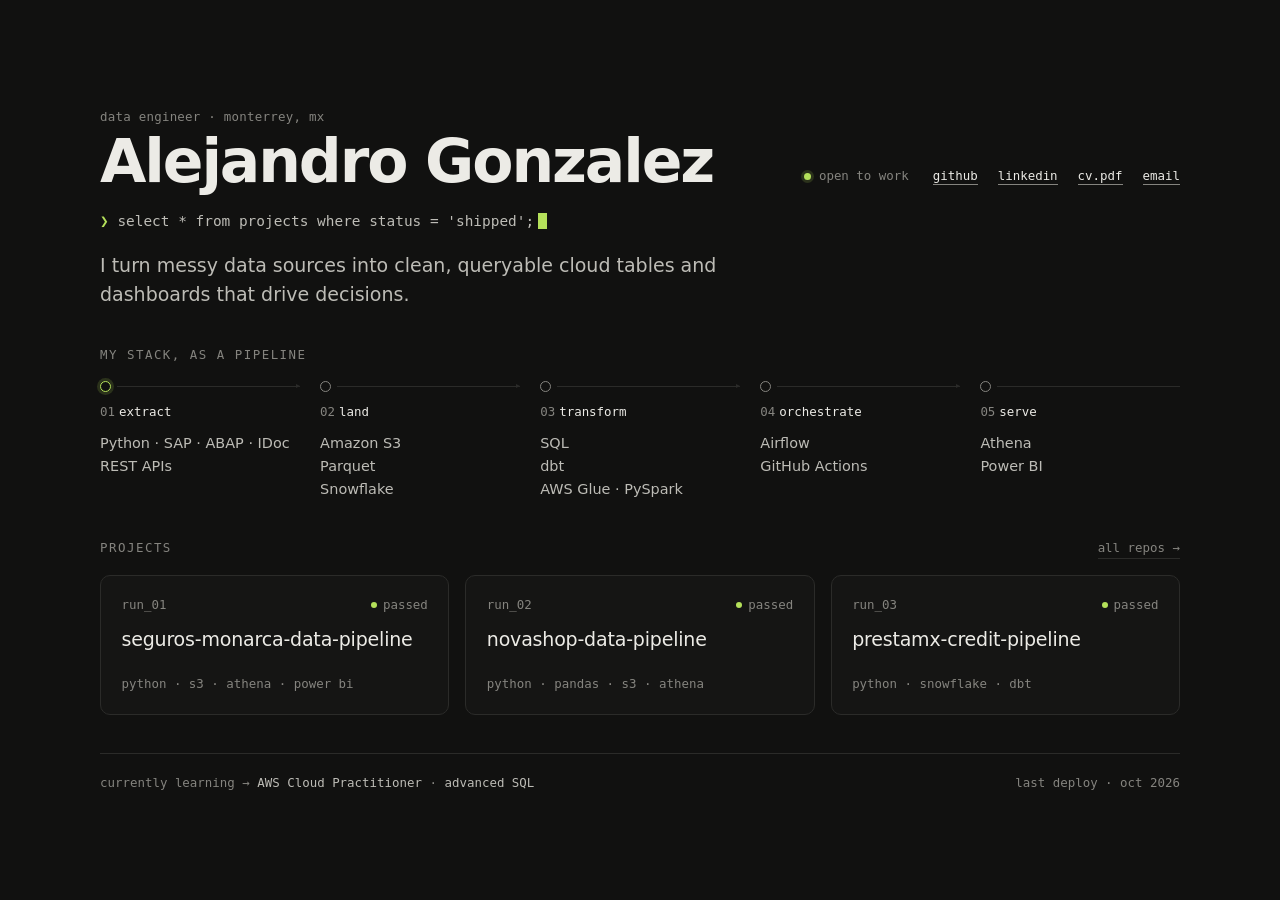
<file: index.html>
<!doctype html>
<html lang="en">
<head>
  <meta charset="utf-8">
  <meta name="viewport" content="width=device-width, initial-scale=1, viewport-fit=cover">
  <meta http-equiv="Content-Security-Policy" content="default-src 'none'; script-src 'self'; style-src 'self' https://fonts.googleapis.com; font-src https://fonts.gstatic.com; img-src 'self' data:; connect-src 'self' https://api.github.com; manifest-src 'self'; base-uri 'none'; form-action 'none'; object-src 'none'; upgrade-insecure-requests">
  <meta name="referrer" content="strict-origin-when-cross-origin">
  <title>Alejandro Gonzalez · Data Engineer</title>
  <meta name="description" content="Data engineer in Monterrey, MX. Pipelines from SAP and messy sources into clean, queryable tables on AWS.">
  <meta name="theme-color" content="#111110">
  <link rel="icon" href="data:image/svg+xml,%3Csvg xmlns='http://www.w3.org/2000/svg' viewBox='0 0 32 32'%3E%3Crect width='32' height='32' rx='6' fill='%23111110'/%3E%3Ctext x='6' y='22' font-family='monospace' font-size='16' fill='%23b4e05a'%3E%E2%9D%AF_%3C/text%3E%3C/svg%3E">
  <link rel="preconnect" href="https://fonts.googleapis.com">
  <link rel="preconnect" href="https://fonts.gstatic.com" crossorigin>
  <link rel="stylesheet" href="https://fonts.googleapis.com/css2?family=Geist:wght@400;500;600&family=Geist+Mono:wght@400;500&display=swap">
  <link rel="stylesheet" href="css/site.css">
</head>
<body>
  <main class="page" id="app" aria-busy="true">
    <header class="hero">
      <div class="hero__top">
        <div>
          <p class="eyebrow mono" id="eyebrow"></p>
          <h1 class="name" id="name"></h1>
        </div>
        <nav class="links mono" aria-label="Contact">
          <span class="status" id="status"></span>
          <ul id="links"></ul>
        </nav>
      </div>
      <p class="prompt mono"><span class="prompt__caret" aria-hidden="true">❯</span> <span id="prompt"></span><span class="cursor" aria-hidden="true"></span></p>
      <p class="tagline" id="tagline"></p>
    </header>

    <section class="stack" aria-labelledby="stack-title">
      <h2 class="section-title mono" id="stack-title"></h2>
      <ol class="pipeline" id="pipeline"></ol>
    </section>

    <section class="projects" aria-labelledby="projects-title">
      <div class="projects__head">
        <h2 class="section-title mono" id="projects-title"></h2>
        <a class="more mono" id="all-repos" target="_blank" rel="noopener noreferrer"></a>
      </div>
      <ul class="cards" id="cards"></ul>
    </section>

    <footer class="foot mono">
      <p id="learning"></p>
      <p id="deploy"></p>
    </footer>
  </main>
  <noscript><p class="noscript">This portfolio needs JavaScript to load projects from GitHub.</p></noscript>
  <script src="js/site.js" type="module"></script>
</body>
</html>
</file>
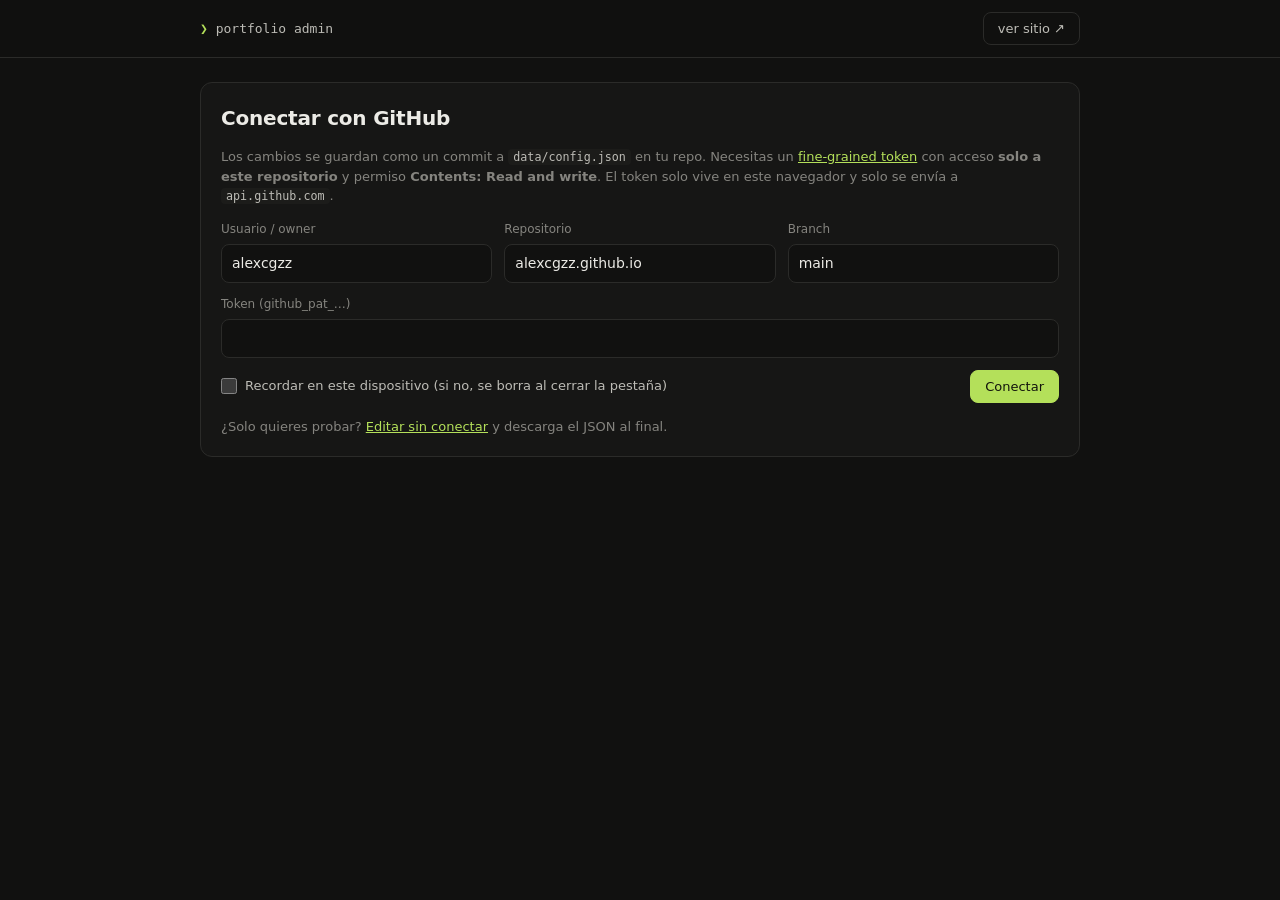
<file: admin/index.html>
<!doctype html>
<html lang="es">
<head>
  <meta charset="utf-8">
  <meta name="viewport" content="width=device-width, initial-scale=1">
  <meta http-equiv="Content-Security-Policy" content="default-src 'none'; script-src 'self'; style-src 'self' https://fonts.googleapis.com; font-src https://fonts.gstatic.com; img-src 'self' data:; connect-src 'self' https://api.github.com; base-uri 'none'; form-action 'none'; object-src 'none'; upgrade-insecure-requests">
  <meta name="referrer" content="no-referrer">
  <meta name="robots" content="noindex, nofollow">
  <title>Portfolio Admin</title>
  <link rel="icon" href="data:image/svg+xml,%3Csvg xmlns='http://www.w3.org/2000/svg' viewBox='0 0 32 32'%3E%3Crect width='32' height='32' rx='6' fill='%23111110'/%3E%3Ctext x='6' y='22' font-family='monospace' font-size='16' fill='%23b4e05a'%3E%E2%9A%99%3C/text%3E%3C/svg%3E">
  <link rel="preconnect" href="https://fonts.googleapis.com">
  <link rel="preconnect" href="https://fonts.gstatic.com" crossorigin>
  <link rel="stylesheet" href="https://fonts.googleapis.com/css2?family=Geist:wght@400;500;600&family=Geist+Mono:wght@400;500&display=swap">
  <link rel="stylesheet" href="admin.css">
</head>
<body>
  <header class="bar">
    <div class="bar__inner">
      <p class="brand mono"><span class="accent">❯</span> portfolio admin</p>
      <div class="bar__actions">
        <a class="btn btn--ghost" href="../" target="_blank" rel="noopener">ver sitio ↗</a>
        <button class="btn btn--ghost" id="logout" hidden>cerrar sesión</button>
      </div>
    </div>
  </header>

  <main class="wrap">
    <!-- Connection -->
    <section class="panel" id="connect-panel">
      <h1>Conectar con GitHub</h1>
      <p class="hint">
        Los cambios se guardan como un commit a <code>data/config.json</code> en tu repo. Necesitas un
        <a href="https://github.com/settings/personal-access-tokens/new" target="_blank" rel="noopener noreferrer">fine-grained token</a>
        con acceso <strong>solo a este repositorio</strong> y permiso <strong>Contents: Read and write</strong>.
        El token solo vive en este navegador y solo se envía a <code>api.github.com</code>.
      </p>
      <form id="connect-form" class="grid grid--3" autocomplete="off">
        <label>Usuario / owner<input name="owner" required pattern="[A-Za-z0-9][A-Za-z0-9\-]{0,38}" spellcheck="false"></label>
        <label>Repositorio<input name="repo" required pattern="[A-Za-z0-9._\-]{1,100}" spellcheck="false"></label>
        <label>Branch<input name="branch" required value="main" spellcheck="false"></label>
        <label class="span-3">Token (github_pat_…)<input name="token" type="password" required autocomplete="off" spellcheck="false"></label>
        <label class="check span-2"><input type="checkbox" name="remember"> Recordar en este dispositivo (si no, se borra al cerrar la pestaña)</label>
        <div class="row-end"><button class="btn btn--primary" type="submit">Conectar</button></div>
      </form>
      <p class="hint">¿Solo quieres probar? <button class="link" id="offline">Editar sin conectar</button> y descarga el JSON al final.</p>
    </section>

    <!-- Editor -->
    <form id="editor" hidden autocomplete="off">
      <section class="panel">
        <div class="panel__head">
          <h2>Estatus</h2>
        </div>
        <div class="grid grid--3">
          <label class="check toggle span-3">
            <input type="checkbox" data-bind="openToWork">
            <span>Estoy buscando trabajo <em class="hint">(muestra el punto verde)</em></span>
          </label>
          <label>Texto si busco trabajo<input data-bind="openToWorkText"></label>
          <label>Texto si NO busco<input data-bind="notOpenToWorkText" placeholder="vacío = ocultar"></label>
        </div>
      </section>

      <section class="panel">
        <div class="panel__head"><h2>Perfil</h2></div>
        <div class="grid grid--3">
          <label>Nombre<input data-bind="name" required maxlength="80"></label>
          <label>Rol<input data-bind="role" maxlength="60"></label>
          <label>Ubicación<input data-bind="location" maxlength="60"></label>
          <label class="span-3">Línea de terminal<input data-bind="prompt" class="mono" maxlength="120"></label>
          <label class="span-3">Descripción<textarea data-bind="tagline" rows="2" maxlength="280"></textarea></label>
          <label>Usuario de GitHub (para proyectos)<input data-bind="githubUser" required spellcheck="false"></label>
        </div>
      </section>

      <section class="panel">
        <div class="panel__head">
          <h2>Links</h2>
          <button type="button" class="btn btn--ghost" id="add-link">+ link</button>
        </div>
        <p class="hint">Se permiten <code>https://…</code>, <code>mailto:…</code> o rutas del sitio como <code>assets/cv.pdf</code>.</p>
        <ul class="rows" id="links"></ul>
      </section>

      <section class="panel">
        <div class="panel__head">
          <h2>Proyectos</h2>
          <button type="button" class="btn btn--ghost" id="reload-repos">↻ recargar repos</button>
        </div>
        <p class="hint">En pantalla caben 3 de forma natural; si agregas más se vuelven un carrusel horizontal. Los campos vacíos usan los datos del repo en GitHub.</p>
        <div class="grid grid--3">
          <label>Título de la sección<input data-bind="projectsTitle"></label>
          <label>Texto "todos los repos"<input data-bind="allReposText"></label>
        </div>
        <h3>Mostrados</h3>
        <ol class="rows" id="shown"></ol>
        <h3>Disponibles en GitHub</h3>
        <div class="filter">
          <input type="search" id="repo-search" placeholder="buscar repo…" aria-label="Buscar repo">
          <label class="check"><input type="checkbox" id="show-forks"> incluir forks</label>
        </div>
        <ul class="repo-list" id="available"></ul>
      </section>

      <section class="panel">
        <div class="panel__head">
          <h2>Stack (pipeline)</h2>
          <button type="button" class="btn btn--ghost" id="add-stage">+ etapa</button>
        </div>
        <div class="grid grid--3">
          <label>Título de la sección<input data-bind="stackTitle"></label>
        </div>
        <p class="hint">Una herramienta (o grupo) por línea. Recomendado: 5 etapas.</p>
        <ol class="stages" id="stages"></ol>
      </section>

      <section class="panel">
        <div class="panel__head"><h2>Pie de página</h2></div>
        <div class="grid grid--3">
          <label>Etiqueta<input data-bind="learningLabel"></label>
          <label class="span-2">Aprendiendo (uno por línea)<textarea id="learning" rows="2"></textarea></label>
          <label>Etiqueta de fecha<input data-bind="lastDeployLabel"></label>
        </div>
      </section>

      <div class="savebar">
        <p class="savebar__msg" id="msg" role="status" aria-live="polite"></p>
        <button type="button" class="btn btn--ghost" id="download">descargar JSON</button>
        <button type="submit" class="btn btn--primary" id="save">Guardar y publicar</button>
      </div>
    </form>
  </main>

  <template id="tpl-link">
    <li class="row row--link">
      <input data-k="label" placeholder="label" aria-label="Texto" maxlength="30">
      <input data-k="url" placeholder="https://…" aria-label="URL" spellcheck="false">
      <button type="button" class="icon" data-act="up" aria-label="Subir">↑</button>
      <button type="button" class="icon" data-act="down" aria-label="Bajar">↓</button>
      <button type="button" class="icon icon--danger" data-act="remove" aria-label="Eliminar">✕</button>
    </li>
  </template>

  <template id="tpl-project">
    <li class="row row--project">
      <div class="row__head">
        <span class="mono repo-name"></span>
        <select data-k="status" aria-label="Estatus">
          <option value="passed">● passed</option>
          <option value="running">○ running</option>
          <option value="failed">● failed</option>
        </select>
        <button type="button" class="icon" data-act="up" aria-label="Subir">↑</button>
        <button type="button" class="icon" data-act="down" aria-label="Bajar">↓</button>
        <button type="button" class="icon icon--danger" data-act="remove" aria-label="Quitar del portafolio">✕</button>
      </div>
      <div class="grid grid--3">
        <label>Título<input data-k="title" maxlength="60"></label>
        <label class="span-2">Tags (separados por coma)<input data-k="tags" maxlength="120"></label>
        <label class="span-3">Descripción<textarea data-k="description" rows="2" maxlength="200"></textarea></label>
      </div>
    </li>
  </template>

  <template id="tpl-stage">
    <li class="stage">
      <div class="row__head">
        <span class="mono stage-num"></span>
        <input data-k="stage" aria-label="Nombre de la etapa" maxlength="20">
        <button type="button" class="icon" data-act="up" aria-label="Subir">↑</button>
        <button type="button" class="icon" data-act="down" aria-label="Bajar">↓</button>
        <button type="button" class="icon icon--danger" data-act="remove" aria-label="Eliminar">✕</button>
      </div>
      <textarea data-k="items" rows="3" aria-label="Herramientas"></textarea>
    </li>
  </template>

  <script src="admin.js" type="module"></script>
</body>
</html>
</file>
<file: css/site.css>
:root {
  --bg: #111110;
  --surface: #151514;
  --line: #2b2b29;
  --line-soft: #222220;
  --text: #ecebe6;
  --text-2: #bdbcb6;
  --muted: #85847f;
  --accent: #b4e05a;
  --accent-dim: rgba(180, 224, 90, 0.16);

  --sans: "Geist", ui-sans-serif, system-ui, -apple-system, "Segoe UI", Roboto, sans-serif;
  --mono: "Geist Mono", ui-monospace, "SFMono-Regular", Menlo, Consolas, monospace;

  /* Everything scales with the viewport so the page fits in one screen. */
  --gutter: clamp(16px, 5vw, 64px);
  --block: clamp(14px, 4.2vh, 56px);
  --fs-xs: clamp(11px, 0.55vw + 0.6vh, 13px);
  --fs-sm: clamp(13px, 0.6vw + 0.75vh, 15px);
  --fs-md: clamp(15px, 0.8vw + 1vh, 19px);
  --fs-name: clamp(34px, 3.4vw + 2.4vh, 60px);
}

*, *::before, *::after { box-sizing: border-box; }

html { -webkit-text-size-adjust: 100%; text-size-adjust: 100%; }

body {
  margin: 0;
  background: var(--bg);
  color: var(--text);
  font-family: var(--sans);
  font-size: var(--fs-sm);
  line-height: 1.5;
  -webkit-font-smoothing: antialiased;
}

h1, h2, h3, p, ol, ul { margin: 0; padding: 0; }
ol, ul { list-style: none; }
a { color: inherit; }

.mono { font-family: var(--mono); }

::selection { background: var(--accent); color: var(--bg); }

:focus-visible { outline: 2px solid var(--accent); outline-offset: 3px; border-radius: 3px; }

/* ---------- page frame ---------- */

.page {
  width: min(1080px, 100% - 2 * var(--gutter));
  min-height: 100vh;
  min-height: 100dvh;
  margin-inline: auto;
  padding-block: max(var(--block), env(safe-area-inset-top)) max(var(--block), env(safe-area-inset-bottom));
  display: flex;
  flex-direction: column;
  justify-content: center;
  gap: var(--block);
  transition: opacity .35s ease;
}
.page[aria-busy="true"] { opacity: 0; }

/* ---------- hero ---------- */

.hero__top {
  display: flex;
  justify-content: space-between;
  align-items: flex-end;
  gap: 16px 32px;
  flex-wrap: wrap;
}

.eyebrow { color: var(--muted); font-size: var(--fs-xs); letter-spacing: .02em; }

.name {
  font-size: var(--fs-name);
  font-weight: 600;
  letter-spacing: -0.035em;
  line-height: 1.05;
  margin-top: 4px;
}

.links {
  display: flex;
  align-items: center;
  flex-wrap: wrap;
  gap: 8px 24px;
  font-size: var(--fs-xs);
  padding-bottom: 8px;
}
.links ul { display: flex; flex-wrap: wrap; gap: 8px 20px; }
.links a {
  text-decoration: none;
  border-bottom: 1px solid var(--muted);
  padding-bottom: 1px;
  transition: color .15s, border-color .15s;
}
.links a:hover { color: var(--accent); border-color: var(--accent); }

.status { display: inline-flex; align-items: center; gap: 8px; color: var(--muted); }
.status::before {
  content: "";
  width: 7px; height: 7px;
  border-radius: 50%;
  background: var(--muted);
}
.status.is-open::before {
  background: var(--accent);
  box-shadow: 0 0 0 3px var(--accent-dim);
  animation: pulse 2.4s ease-in-out infinite;
}

.prompt {
  margin-top: clamp(8px, 2vh, 20px);
  color: var(--text-2);
  font-size: var(--fs-sm);
  overflow-wrap: anywhere;
}
.prompt__caret { color: var(--accent); }
.cursor {
  display: inline-block;
  width: .6em; height: 1.1em;
  margin-left: 4px;
  vertical-align: -0.2em;
  background: var(--accent);
  animation: blink 1.1s steps(1) infinite;
}

.tagline {
  margin-top: clamp(8px, 2vh, 20px);
  max-width: 36em;
  font-size: var(--fs-md);
  line-height: 1.5;
  color: var(--text-2);
}

/* ---------- sections ---------- */

.section-title {
  font-size: var(--fs-xs);
  font-weight: 400;
  text-transform: uppercase;
  letter-spacing: .12em;
  color: var(--muted);
}

/* ---------- pipeline ---------- */

.pipeline {
  margin-top: clamp(10px, 1.8vh, 18px);
  display: grid;
  grid-template-columns: repeat(var(--stages, 5), minmax(0, 1fr));
  gap: 0 clamp(12px, 1.6vw, 24px);
}

.stage__rail {
  position: relative;
  height: 12px;
  display: flex;
  align-items: center;
}
.stage__node {
  flex: none;
  width: 11px; height: 11px;
  border-radius: 50%;
  border: 1px solid var(--muted);
  background: var(--bg);
  transition: border-color .4s, box-shadow .4s;
}
.stage__line {
  flex: 1;
  height: 1px;
  margin-left: 6px;
  background: var(--line);
  position: relative;
}
.stage:not(:last-child) .stage__line::after {
  content: "";
  position: absolute;
  right: 0; top: -2px;
  border: 2.5px solid transparent;
  border-left: 4px solid var(--line);
  border-right: 0;
}
.stage.is-active .stage__node {
  border-color: var(--accent);
  box-shadow: 0 0 0 3px var(--accent-dim);
}

.stage__label {
  margin-top: 10px;
  font-family: var(--mono);
  font-size: var(--fs-xs);
  color: var(--text);
  font-weight: 500;
}
.stage__label span { color: var(--muted); font-weight: 400; margin-right: 4px; }

.stage__items {
  margin-top: clamp(6px, 1.2vh, 12px);
  color: var(--text-2);
  font-size: var(--fs-sm);
  line-height: 1.6;
}

/* ---------- projects ---------- */

.projects__head {
  display: flex;
  justify-content: space-between;
  align-items: baseline;
}
.more {
  font-size: var(--fs-xs);
  color: var(--muted);
  text-decoration: none;
  border-bottom: 1px solid var(--line);
}
.more:hover { color: var(--accent); border-color: var(--accent); }

.cards {
  margin-top: clamp(10px, 1.8vh, 18px);
  display: grid;
  grid-auto-flow: column;
  grid-auto-columns: calc((100% - 2 * 16px) / 3);
  gap: 16px;
  overflow-x: auto;
  scroll-snap-type: x mandatory;
  scrollbar-width: none;
}
.cards::-webkit-scrollbar { display: none; }

.card {
  scroll-snap-align: start;
  min-width: 0;
}
.card a {
  height: 100%;
  display: flex;
  flex-direction: column;
  gap: clamp(6px, 1.2vh, 12px);
  padding: clamp(14px, 2.2vh, 22px) clamp(16px, 1.6vw, 22px);
  border: 1px solid var(--line);
  border-radius: 10px;
  background: var(--surface);
  text-decoration: none;
  transition: border-color .2s, transform .2s, background .2s;
}
.card a:hover { border-color: #46463f; background: #181817; transform: translateY(-2px); }

.card__meta {
  display: flex;
  justify-content: space-between;
  font-family: var(--mono);
  font-size: var(--fs-xs);
  color: var(--muted);
}
.card__run { display: inline-flex; align-items: center; gap: 6px; }
.card__run::before {
  content: "";
  width: 6px; height: 6px;
  border-radius: 50%;
  background: var(--accent);
}
.card__run[data-status="running"]::before { background: transparent; border: 1px solid var(--muted); }
.card__run[data-status="failed"]::before { background: #e0705a; }

.card__title {
  font-size: var(--fs-md);
  font-weight: 500;
  letter-spacing: -0.01em;
  overflow: hidden;
  text-overflow: ellipsis;
  white-space: nowrap;
}

.card__desc {
  flex: 1;
  color: var(--text-2);
  font-size: var(--fs-sm);
  display: -webkit-box;
  -webkit-line-clamp: 3;
  -webkit-box-orient: vertical;
  overflow: hidden;
}

.card__tags {
  font-family: var(--mono);
  font-size: var(--fs-xs);
  color: var(--muted);
  white-space: nowrap;
  overflow: hidden;
  text-overflow: ellipsis;
}

.card--skeleton a { min-height: 160px; }
.card--skeleton .bar {
  height: 10px;
  border-radius: 4px;
  background: linear-gradient(90deg, var(--line-soft), var(--line), var(--line-soft));
  background-size: 200% 100%;
  animation: shimmer 1.4s linear infinite;
}

.cards__empty { color: var(--muted); font-size: var(--fs-sm); padding: 12px 0; }

/* ---------- footer ---------- */

.foot {
  display: flex;
  justify-content: space-between;
  flex-wrap: wrap;
  gap: 8px 24px;
  padding-top: clamp(12px, 2.2vh, 22px);
  border-top: 1px solid var(--line);
  font-size: var(--fs-xs);
  color: var(--muted);
}
.foot strong { color: var(--text-2); font-weight: 400; }

.noscript { padding: 24px; color: var(--muted); font-family: var(--mono); }

/* ---------- tablet: tighter pipeline ---------- */

@media (max-width: 900px) {
  .cards { grid-auto-columns: calc((100% - 16px) / 2.15); }
}

/* ---------- phone: pipeline becomes a vertical rail, cards a carousel ---------- */

@media (max-width: 640px) {
  :root { --block: clamp(14px, 3vh, 28px); }

  .hero__top { align-items: flex-start; flex-direction: column; gap: 12px; }
  .links { padding-bottom: 0; gap: 8px 16px; }
  .links ul { gap: 8px 14px; }

  .pipeline {
    grid-template-columns: 1fr;
    gap: 0;
    border-left: 1px solid var(--line);
    margin-left: 5px;
  }
  .stage {
    display: grid;
    grid-template-columns: 7.5em 1fr;
    align-items: baseline;
    padding: 3px 0 3px 14px;
    position: relative;
  }
  .stage__rail { position: absolute; left: -6px; top: 50%; transform: translateY(-50%); height: auto; }
  .stage__line { display: none; }
  .stage__label, .stage__items { margin-top: 0; }
  .stage__items { line-height: 1.45; }
  .stage__items li { display: inline; }
  .stage__items li:not(:last-child)::after { content: " · "; color: var(--muted); }

  .cards { grid-auto-columns: 84%; gap: 12px; margin-inline: calc(-1 * var(--gutter)); padding-inline: var(--gutter); scroll-padding-inline: var(--gutter); }
  .card--skeleton a { min-height: 140px; }
}

/* ---------- short phones (iPhone SE & co.) ---------- */

@media (max-width: 640px) and (max-height: 720px) {
  :root { --block: 14px; --fs-name: 30px; --fs-md: 15px; --fs-sm: 13px; }
  .tagline, .prompt { margin-top: 8px; }
  .card__desc { -webkit-line-clamp: 2; }
  .card a { gap: 6px; padding: 12px 14px; }
  .card--skeleton a { min-height: 120px; }
  .stage { grid-template-columns: 7em 1fr; padding-block: 2px; }
  #deploy { display: none; }
}

/* ---------- short landscape screens ---------- */

@media (max-height: 560px) and (min-width: 641px) {
  .tagline { max-width: 52em; }
  .card__desc { -webkit-line-clamp: 2; }
}

/* ---------- motion ---------- */

@keyframes blink { 50% { opacity: 0; } }
@keyframes pulse { 50% { box-shadow: 0 0 0 5px rgba(180, 224, 90, 0.05); } }
@keyframes shimmer { to { background-position: -200% 0; } }

@media (prefers-reduced-motion: reduce) {
  *, *::before, *::after { animation: none !important; transition: none !important; }
}
</file>
<file: admin/admin.css>
:root {
  --bg: #111110;
  --surface: #161615;
  --surface-2: #1c1c1a;
  --line: #2b2b29;
  --text: #ecebe6;
  --text-2: #bdbcb6;
  --muted: #85847f;
  --accent: #b4e05a;
  --danger: #e0705a;
  --sans: "Geist", ui-sans-serif, system-ui, -apple-system, "Segoe UI", Roboto, sans-serif;
  --mono: "Geist Mono", ui-monospace, Menlo, Consolas, monospace;
  color-scheme: dark;
}

*, *::before, *::after { box-sizing: border-box; }
body { margin: 0; background: var(--bg); color: var(--text); font: 14px/1.5 var(--sans); -webkit-font-smoothing: antialiased; }
h1, h2, h3, p, ol, ul { margin: 0; padding: 0; }
ol, ul { list-style: none; }
a { color: var(--accent); }
code, .mono { font-family: var(--mono); }
code { font-size: .9em; color: var(--text-2); background: var(--surface-2); padding: 1px 5px; border-radius: 4px; }
:focus-visible { outline: 2px solid var(--accent); outline-offset: 2px; }
[hidden] { display: none !important; }

.accent { color: var(--accent); }

/* ---------- top bar ---------- */

.bar { position: sticky; top: 0; z-index: 5; background: rgba(17, 17, 16, .85); backdrop-filter: blur(8px); border-bottom: 1px solid var(--line); }
.bar__inner, .wrap { width: min(880px, 100% - 32px); margin-inline: auto; }
.bar__inner { display: flex; justify-content: space-between; align-items: center; gap: 12px; padding-block: 12px; }
.bar__actions { display: flex; gap: 8px; }
.brand { font-size: 13px; color: var(--text-2); }

.wrap { padding-block: 24px 120px; display: grid; gap: 16px; }
#editor { display: grid; gap: 16px; }

/* ---------- panels ---------- */

.panel { background: var(--surface); border: 1px solid var(--line); border-radius: 12px; padding: 20px; display: grid; gap: 14px; }
.panel__head { display: flex; justify-content: space-between; align-items: center; gap: 12px; }
h1 { font-size: 20px; font-weight: 600; letter-spacing: -0.01em; }
h2 { font-size: 15px; font-weight: 600; }
h3 { font-size: 12px; font-family: var(--mono); font-weight: 400; color: var(--muted); text-transform: uppercase; letter-spacing: .1em; margin-top: 6px; }
.hint { color: var(--muted); font-size: 13px; }
.hint em { font-style: normal; }
.error { color: var(--danger); font-size: 13px; }
.warn { color: var(--danger); font-family: var(--sans); font-size: 12px; }
.empty { color: var(--muted); font-size: 13px; padding: 8px 0; }

/* ---------- form controls ---------- */

.grid { display: grid; gap: 12px; }
.grid--3 { grid-template-columns: repeat(3, minmax(0, 1fr)); }
.span-2 { grid-column: span 2; }
.span-3 { grid-column: 1 / -1; }
.row-end { display: flex; justify-content: flex-end; align-items: end; }

label { display: grid; gap: 6px; font-size: 12px; color: var(--muted); }

input:not([type="checkbox"]), textarea, select {
  width: 100%;
  font: inherit;
  font-size: 14px;
  color: var(--text);
  background: var(--bg);
  border: 1px solid var(--line);
  border-radius: 8px;
  padding: 8px 10px;
}
textarea { resize: vertical; min-height: 40px; }
input:focus, textarea:focus, select:focus { outline: none; border-color: var(--accent); }
input.invalid { border-color: var(--danger); }
input.mono { font-family: var(--mono); font-size: 13px; }
::placeholder { color: #5c5b57; }

.check { display: flex; align-items: center; gap: 8px; font-size: 13px; color: var(--text-2); cursor: pointer; }
input[type="checkbox"] { accent-color: var(--accent); width: 16px; height: 16px; margin: 0; }
.toggle { padding: 12px; border: 1px solid var(--line); border-radius: 8px; background: var(--bg); font-size: 14px; color: var(--text); }

/* ---------- buttons ---------- */

.btn {
  font: 500 13px var(--sans);
  border-radius: 8px;
  padding: 8px 14px;
  cursor: pointer;
  border: 1px solid var(--line);
  background: transparent;
  color: var(--text-2);
  text-decoration: none;
  white-space: nowrap;
}
.btn:hover { border-color: var(--muted); color: var(--text); }
.btn--primary { background: var(--accent); border-color: var(--accent); color: #12140c; }
.btn--primary:hover { color: #12140c; filter: brightness(1.08); }
.btn:disabled { opacity: .5; cursor: progress; }
.link { background: none; border: 0; padding: 0; font: inherit; color: var(--accent); cursor: pointer; text-decoration: underline; }

.icon {
  flex: none;
  width: 30px; height: 30px;
  border-radius: 6px;
  border: 1px solid var(--line);
  background: var(--bg);
  color: var(--text-2);
  cursor: pointer;
}
.icon:hover { border-color: var(--muted); color: var(--text); }
.icon--danger:hover { border-color: var(--danger); color: var(--danger); }

/* ---------- editable rows ---------- */

.rows { display: grid; gap: 8px; }
.row { background: var(--surface-2); border: 1px solid var(--line); border-radius: 10px; padding: 10px; }
.row--link { display: grid; grid-template-columns: 140px 1fr auto auto auto; gap: 8px; align-items: center; }
.row--project { display: grid; gap: 10px; }
.row__head { display: flex; align-items: center; gap: 8px; }
.row__head select { width: auto; }
.repo-name { flex: 1; min-width: 0; overflow: hidden; text-overflow: ellipsis; white-space: nowrap; }

.stages { display: grid; grid-template-columns: repeat(auto-fill, minmax(240px, 1fr)); gap: 8px; }
.stage { background: var(--surface-2); border: 1px solid var(--line); border-radius: 10px; padding: 10px; display: grid; gap: 8px; }
.stage-num { color: var(--muted); font-size: 12px; }

/* ---------- available repos ---------- */

.filter { display: flex; gap: 12px; align-items: center; }
.filter input[type="search"] { flex: 1; }
.repo-list { display: grid; gap: 6px; max-height: 360px; overflow: auto; padding-right: 4px; }
.repo {
  width: 100%;
  display: grid;
  grid-template-columns: 24px 1fr auto;
  grid-template-areas: "add name meta" "add desc desc";
  gap: 2px 10px;
  text-align: left;
  padding: 10px 12px;
  border: 1px dashed var(--line);
  border-radius: 8px;
  background: transparent;
  color: var(--text);
  font: inherit;
  cursor: pointer;
}
.repo:hover { border-style: solid; border-color: var(--accent); }
.repo__add { grid-area: add; color: var(--accent); font-size: 18px; line-height: 1.2; }
.repo__name { grid-area: name; font-size: 13px; }
.repo__name em { color: var(--muted); font-style: normal; }
.repo__desc { grid-area: desc; color: var(--muted); font-size: 12px; }
.repo__meta { grid-area: meta; color: var(--muted); font-size: 11px; }

/* ---------- save bar ---------- */

.savebar {
  position: fixed;
  left: 0; right: 0; bottom: 0;
  display: flex;
  justify-content: flex-end;
  align-items: center;
  gap: 8px;
  padding: 12px max(16px, calc((100% - 880px) / 2));
  background: rgba(17, 17, 16, .92);
  backdrop-filter: blur(8px);
  border-top: 1px solid var(--line);
}
.savebar__msg { flex: 1; font-size: 13px; color: var(--muted); }
.savebar__msg[data-kind="ok"] { color: var(--accent); }
.savebar__msg[data-kind="error"] { color: var(--danger); }

@media (max-width: 640px) {
  .grid--3 { grid-template-columns: 1fr; }
  .span-2 { grid-column: auto; }
  .row--link { grid-template-columns: 1fr auto auto auto; }
  .row--link [data-k="url"] { grid-column: 1 / -1; grid-row: 2; }
  .savebar { flex-wrap: wrap; }
  .savebar__msg { flex-basis: 100%; }
  .filter { flex-direction: column; align-items: stretch; }
}
</file>
